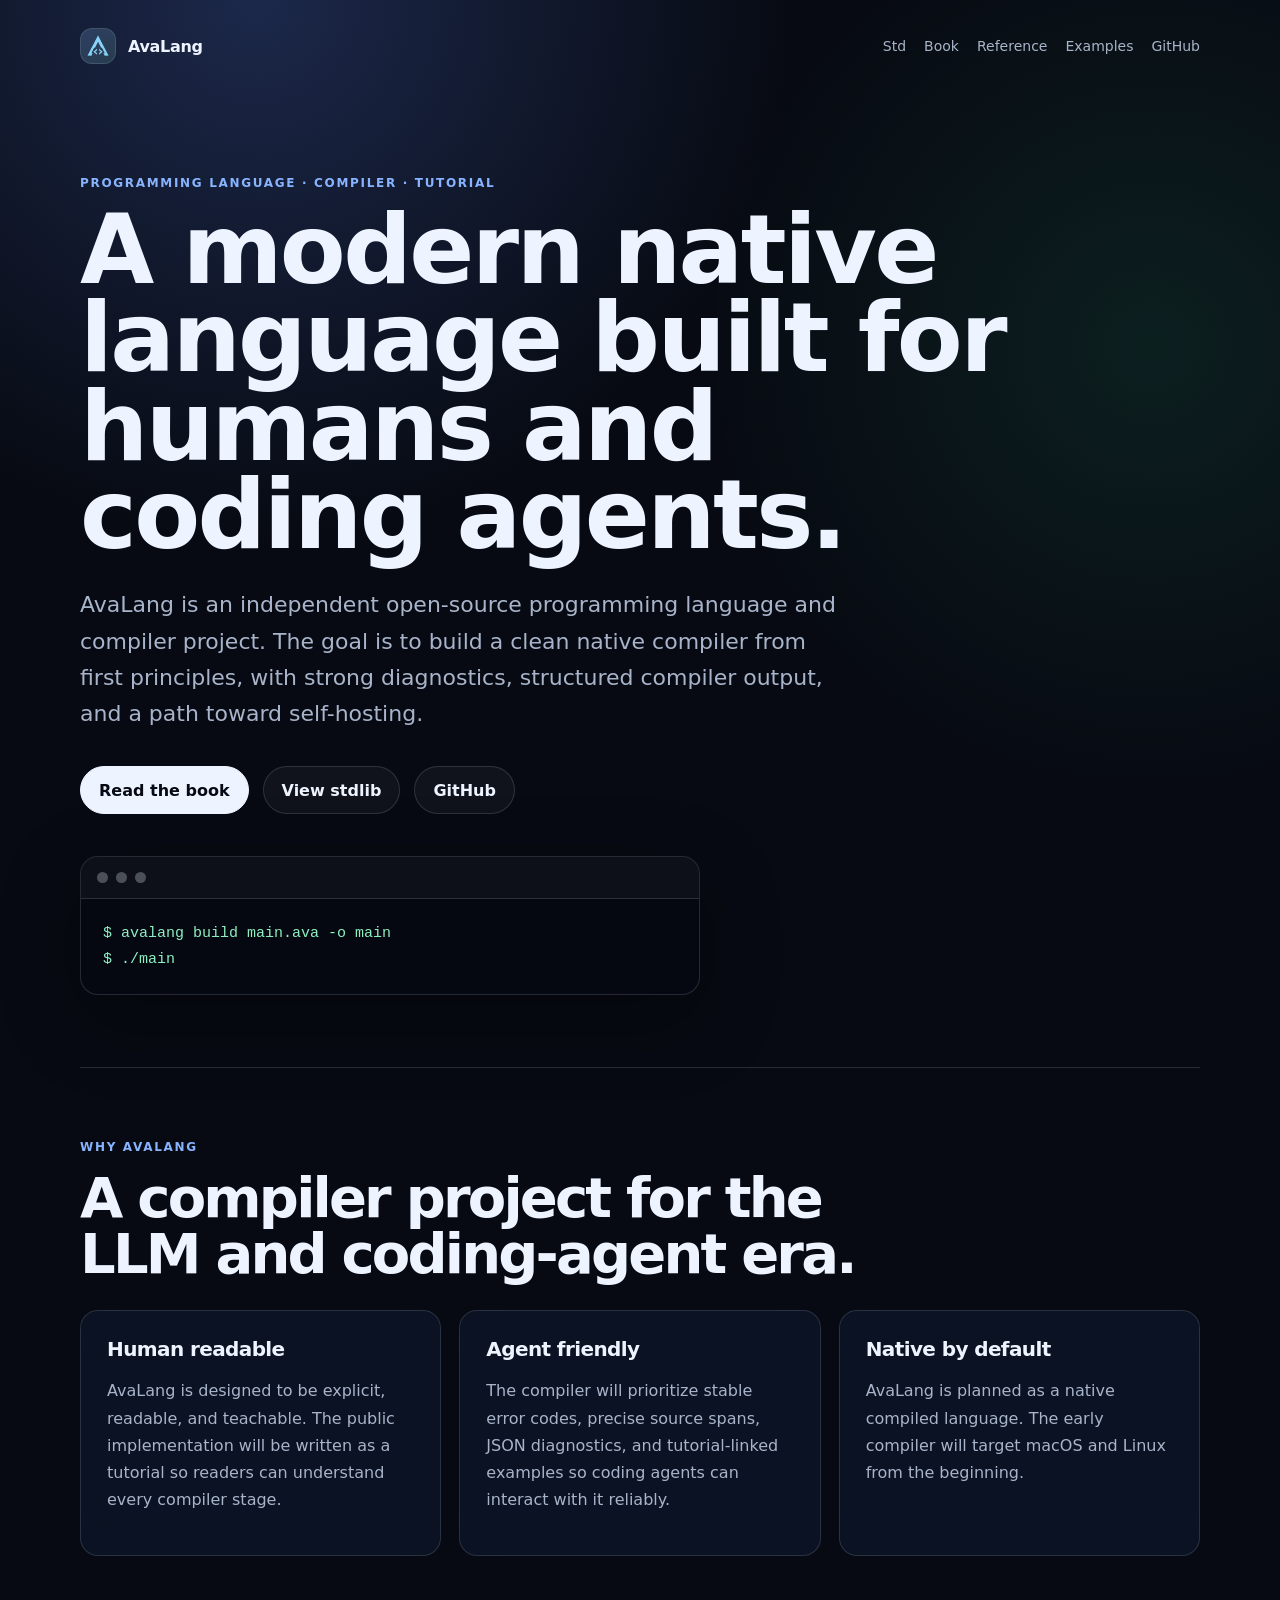
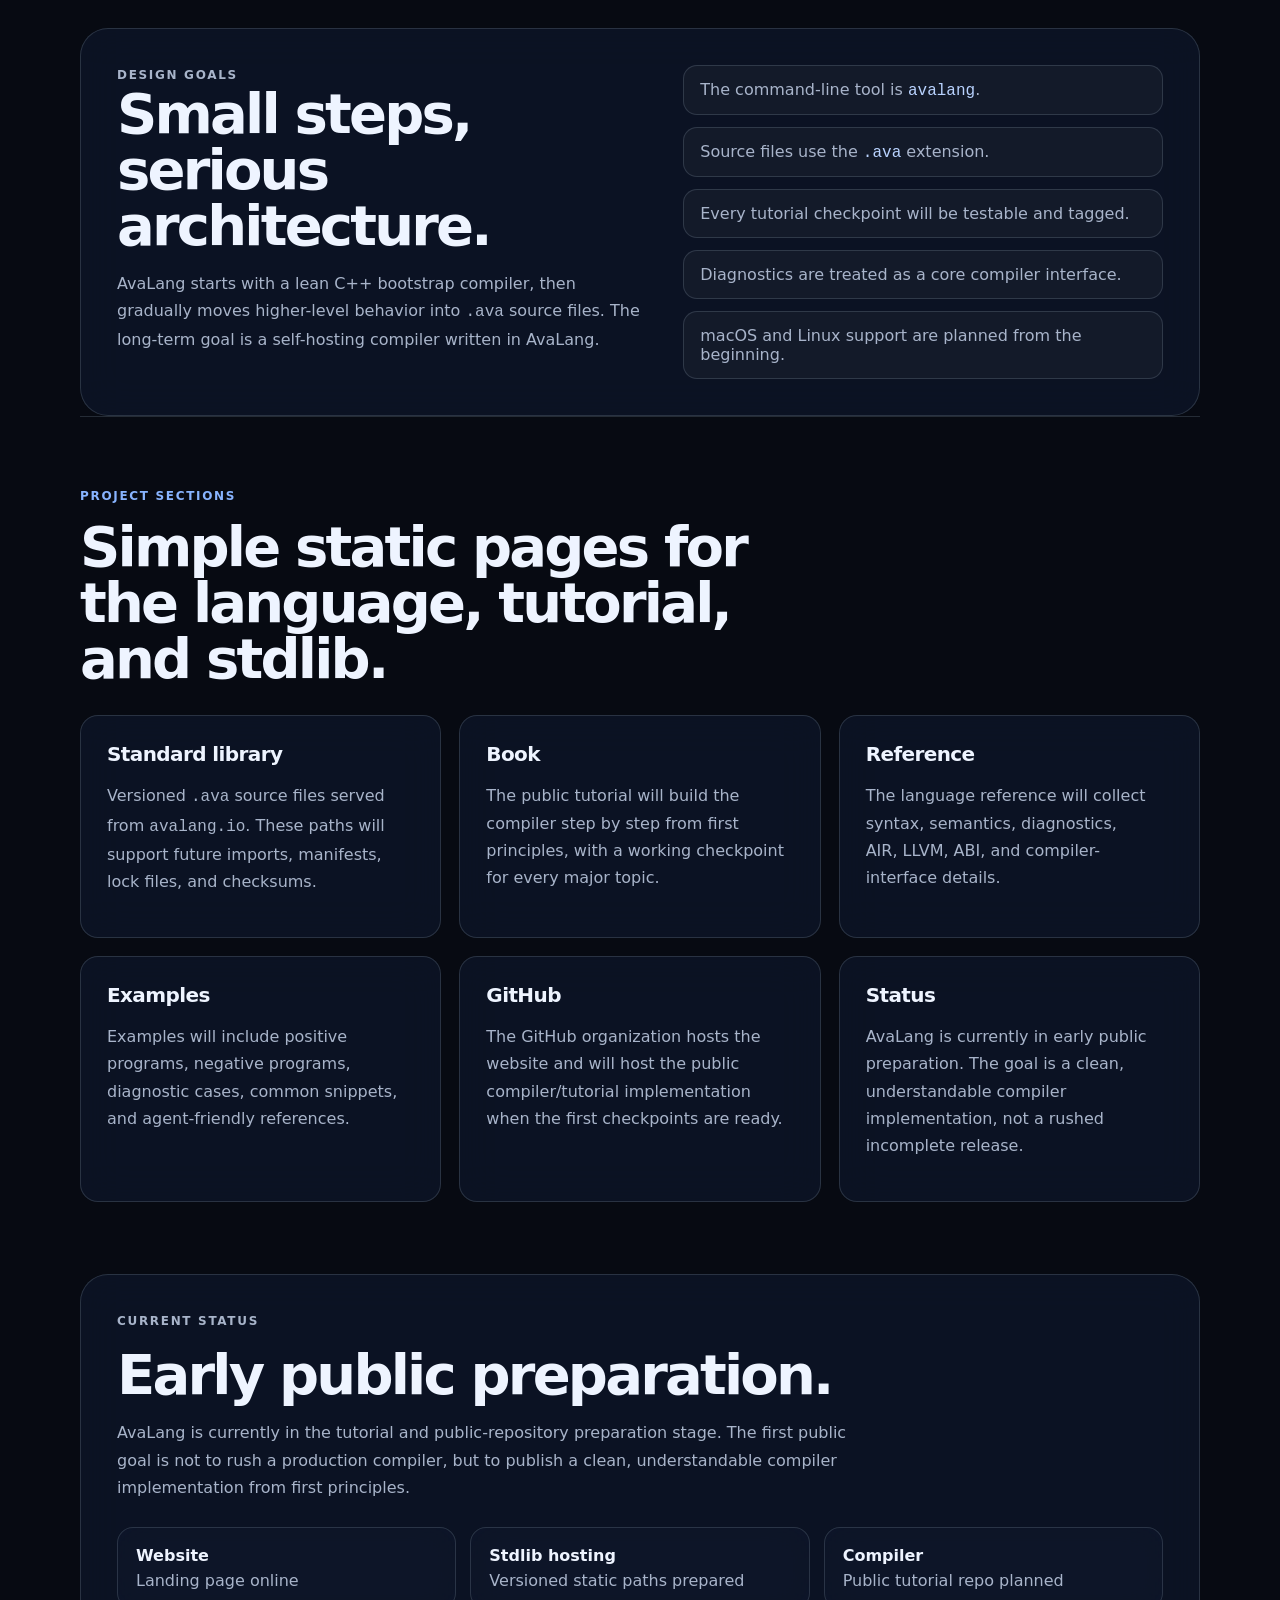
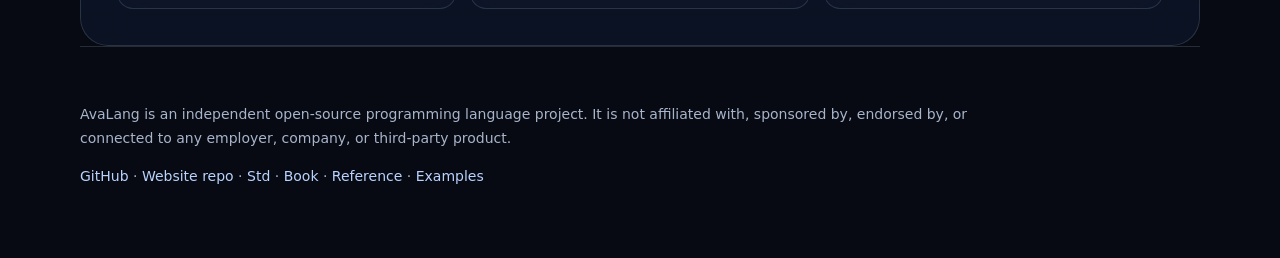
<file: index.html>
<!doctype html>
<html lang="en">
<head>
  <meta charset="utf-8" />
  <meta name="viewport" content="width=device-width, initial-scale=1" />

  <!-- Standard favicon for browser tabs -->
  <link rel="icon" type="image/png" sizes="32x32" href="/assets/images/logo-dark/favicons/favicon-32x32.png">

  <!-- Apple Touch Icon for iOS -->
  <link rel="apple-touch-icon" sizes="180x180" href="/assets/images/logo-dark/favicons/apple-touch-icon.png">

  <!-- Web Manifest for Android/PWA -->
  <link rel="manifest" href="/assets/images/logo-dark/favicons/manifest.webmanifest">

  <title>AvaLang</title>
  <meta
    name="description"
    content="AvaLang is an independent open-source programming language and compiler tutorial project designed for humans and coding agents."
  />

  <meta property="og:title" content="AvaLang" />
  <meta
    property="og:description"
    content="A native programming language and compiler tutorial project designed for humans and coding agents."
  />
  <meta property="og:type" content="website" />
  <meta property="og:url" content="https://avalang.io" />

  <link rel="stylesheet" href="/assets/styles.css" />
</head>

<body>
  <header class="site-header">
    <a class="brand" href="/">
      <span class="brand-mark">
        <img src="/assets/images/logo-light/favicons/android-chrome-512x512.png" width="100%" alt="AvaLang logo mark" />
      </span>
      <span>AvaLang</span>
    </a>

    <nav class="nav" aria-label="Main navigation">
      <a href="/std/">Std</a>
      <a href="/book/">Book</a>
      <a href="/reference/">Reference</a>
      <a href="/examples/">Examples</a>
      <a href="https://github.com/avalang-io">GitHub</a>
    </nav>
  </header>

  <main>
    <section class="hero">
      <p class="eyebrow">Programming language · Compiler · Tutorial</p>

      <h1>A modern native language built for humans and coding agents.</h1>

      <p class="lead">
        AvaLang is an independent open-source programming language and compiler
        project. The goal is to build a clean native compiler from first
        principles, with strong diagnostics, structured compiler output, and a
        path toward self-hosting.
      </p>

      <div class="actions">
        <a class="button primary" href="/book/">
          Read the book
        </a>
        <a class="button secondary" href="/std/">
          View stdlib
        </a>
        <a class="button secondary" href="https://github.com/avalang-io">
          GitHub
        </a>
      </div>

      <div class="terminal" aria-label="AvaLang command example">
        <div class="terminal-bar">
          <span></span>
          <span></span>
          <span></span>
        </div>
        <pre><code>$ avalang build main.ava -o main
$ ./main</code></pre>
      </div>
    </section>

    <section id="why" class="section">
      <div class="section-heading">
        <p class="eyebrow">Why AvaLang</p>
        <h2>A compiler project for the LLM and coding-agent era.</h2>
      </div>

      <div class="cards">
        <article class="card">
          <h3>Human readable</h3>
          <p>
            AvaLang is designed to be explicit, readable, and teachable. The
            public implementation will be written as a tutorial so readers can
            understand every compiler stage.
          </p>
        </article>

        <article class="card">
          <h3>Agent friendly</h3>
          <p>
            The compiler will prioritize stable error codes, precise source
            spans, JSON diagnostics, and tutorial-linked examples so coding
            agents can interact with it reliably.
          </p>
        </article>

        <article class="card">
          <h3>Native by default</h3>
          <p>
            AvaLang is planned as a native compiled language. The early compiler
            will target macOS and Linux from the beginning.
          </p>
        </article>
      </div>
    </section>

    <section id="goals" class="section split">
      <div>
        <p class="eyebrow">Design goals</p>
        <h2>Small steps, serious architecture.</h2>
        <p>
          AvaLang starts with a lean C++ bootstrap compiler, then gradually moves
          higher-level behavior into <code>.ava</code> source files. The long-term
          goal is a self-hosting compiler written in AvaLang.
        </p>
      </div>

      <ul class="feature-list">
        <li>The command-line tool is <code>avalang</code>.</li>
        <li>Source files use the <code>.ava</code> extension.</li>
        <li>Every tutorial checkpoint will be testable and tagged.</li>
        <li>Diagnostics are treated as a core compiler interface.</li>
        <li>macOS and Linux support are planned from the beginning.</li>
      </ul>
    </section>

    <section class="section">
      <div class="section-heading">
        <p class="eyebrow">Project sections</p>
        <h2>Simple static pages for the language, tutorial, and stdlib.</h2>
      </div>

      <div class="cards">
        <article class="card">
          <h3><a href="/std/">Standard library</a></h3>
          <p>
            Versioned <code>.ava</code> source files served from
            <code>avalang.io</code>. These paths will support future imports,
            manifests, lock files, and checksums.
          </p>
        </article>

        <article class="card">
          <h3><a href="/book/">Book</a></h3>
          <p>
            The public tutorial will build the compiler step by step from first
            principles, with a working checkpoint for every major topic.
          </p>
        </article>

        <article class="card">
          <h3><a href="/reference/">Reference</a></h3>
          <p>
            The language reference will collect syntax, semantics, diagnostics,
            AIR, LLVM, ABI, and compiler-interface details.
          </p>
        </article>

        <article class="card">
          <h3><a href="/examples/">Examples</a></h3>
          <p>
            Examples will include positive programs, negative programs,
            diagnostic cases, common snippets, and agent-friendly references.
          </p>
        </article>

        <article class="card">
          <h3><a href="https://github.com/avalang-io">GitHub</a></h3>
          <p>
            The GitHub organization hosts the website and will host the public
            compiler/tutorial implementation when the first checkpoints are ready.
          </p>
        </article>

        <article class="card">
          <h3>Status</h3>
          <p>
            AvaLang is currently in early public preparation. The goal is a clean,
            understandable compiler implementation, not a rushed incomplete release.
          </p>
        </article>
      </div>
    </section>

    <section id="status" class="section status">
      <p class="eyebrow">Current status</p>
      <h2>Early public preparation.</h2>
      <p>
        AvaLang is currently in the tutorial and public-repository preparation
        stage. The first public goal is not to rush a production compiler, but to
        publish a clean, understandable compiler implementation from first
        principles.
      </p>

      <div class="status-grid">
        <div>
          <strong>Website</strong>
          <span>Landing page online</span>
        </div>
        <div>
          <strong>Stdlib hosting</strong>
          <span>Versioned static paths prepared</span>
        </div>
        <div>
          <strong>Compiler</strong>
          <span>Public tutorial repo planned</span>
        </div>
      </div>
    </section>
  </main>

  <footer class="site-footer">
    <p>
      AvaLang is an independent open-source programming language project. It is
      not affiliated with, sponsored by, endorsed by, or connected to any
      employer, company, or third-party product.
    </p>

    <p>
      <a href="https://github.com/avalang-io">GitHub</a>
      <span aria-hidden="true">·</span>
      <a href="https://github.com/avalang-io/website">Website repo</a>
      <span aria-hidden="true">·</span>
      <a href="/std/">Std</a>
      <span aria-hidden="true">·</span>
      <a href="/book/">Book</a>
      <span aria-hidden="true">·</span>
      <a href="/reference/">Reference</a>
      <span aria-hidden="true">·</span>
      <a href="/examples/">Examples</a>
    </p>
  </footer>
</body>
</html>
</file>
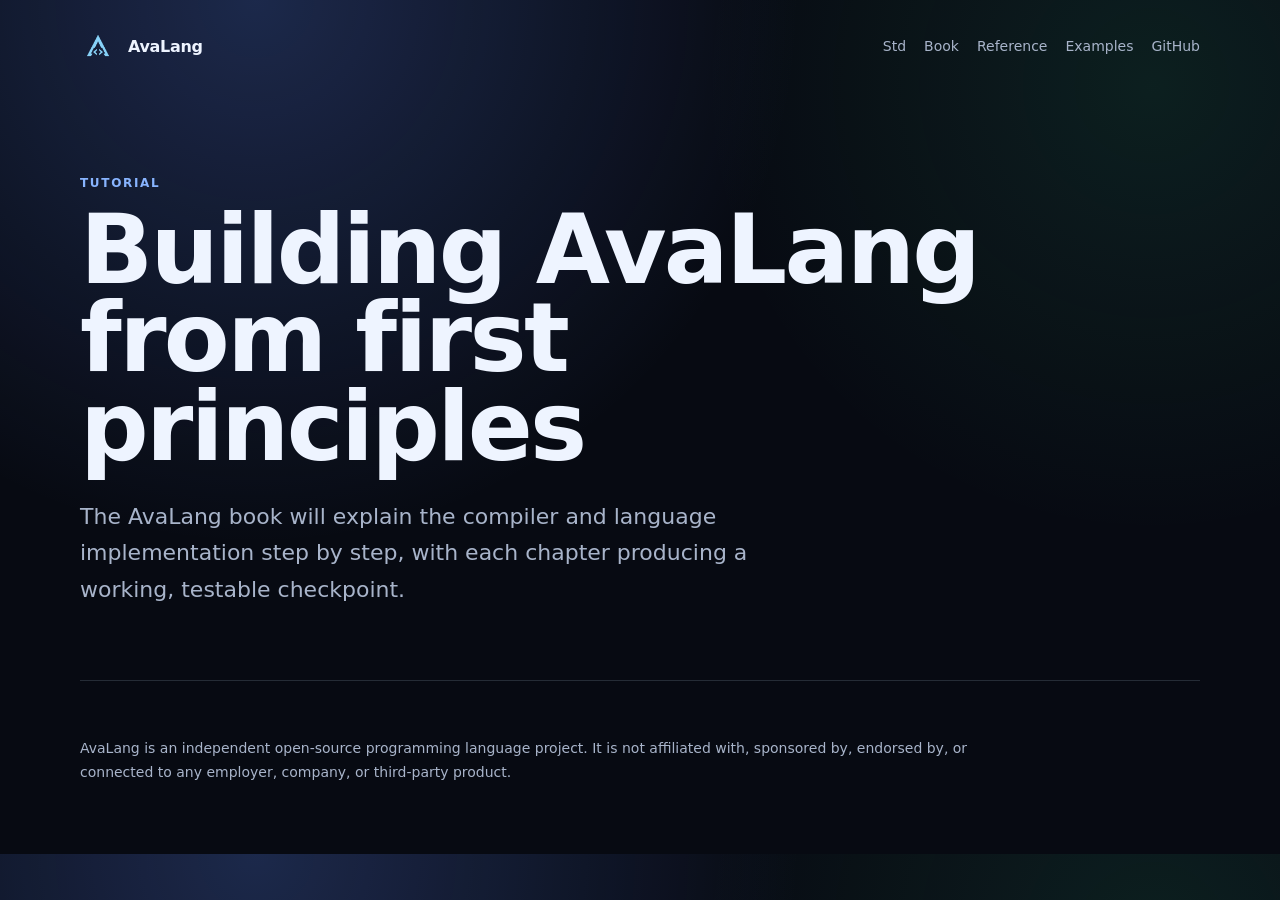
<file: book/index.html>
<!doctype html>
<html lang="en">
<head>
  <meta charset="utf-8" />
  <meta name="viewport" content="width=device-width, initial-scale=1" />
  <title>Book · AvaLang</title>
  <meta name="description" content="The AvaLang book will explain the compiler and language implementation step by step, with each chapter producing a working, testable checkpoint." />
  <!-- Standard favicon for browser tabs -->
  <link rel="icon" type="image/png" sizes="32x32" href="/assets/images/logo-dark/favicons/favicon-32x32.png">
  
  <!-- Apple Touch Icon for iOS -->
  <link rel="apple-touch-icon" sizes="180x180" href="/assets/images/logo-dark/favicons/apple-touch-icon.png">
  
  <!-- Web Manifest for Android/PWA -->
  <link rel="manifest" href="/assets/images/logo-dark/favicons/manifest.webmanifest">

  <link rel="stylesheet" href="/assets/styles.css" />
</head>
<body>
  <header class="site-header">
    <a class="brand" href="/">
      <img class="brand-logo" src="/assets/images/logo-light/favicons/android-chrome-512x512.png" width="100%" alt="AvaLang logo mark" />
      <span>AvaLang</span>
    </a>

    <nav class="nav" aria-label="Main navigation">
      <a href="/std/">Std</a>
      <a href="/book/">Book</a>
      <a href="/reference/">Reference</a>
      <a href="/examples/">Examples</a>
      <a href="https://github.com/avalang-io">GitHub</a>
    </nav>
  </header>

  <main>
    <section class="hero page-hero">
      <p class="eyebrow">Tutorial</p>
      <h1>Building AvaLang from first principles</h1>
      <p class="lead">The AvaLang book will explain the compiler and language implementation step by step, with each chapter producing a working, testable checkpoint.</p>
      
    </section>
  </main>

  <footer class="site-footer">
    <p>
      AvaLang is an independent open-source programming language project. It is
      not affiliated with, sponsored by, endorsed by, or connected to any
      employer, company, or third-party product.
    </p>
  </footer>
</body>
</html>
</file>
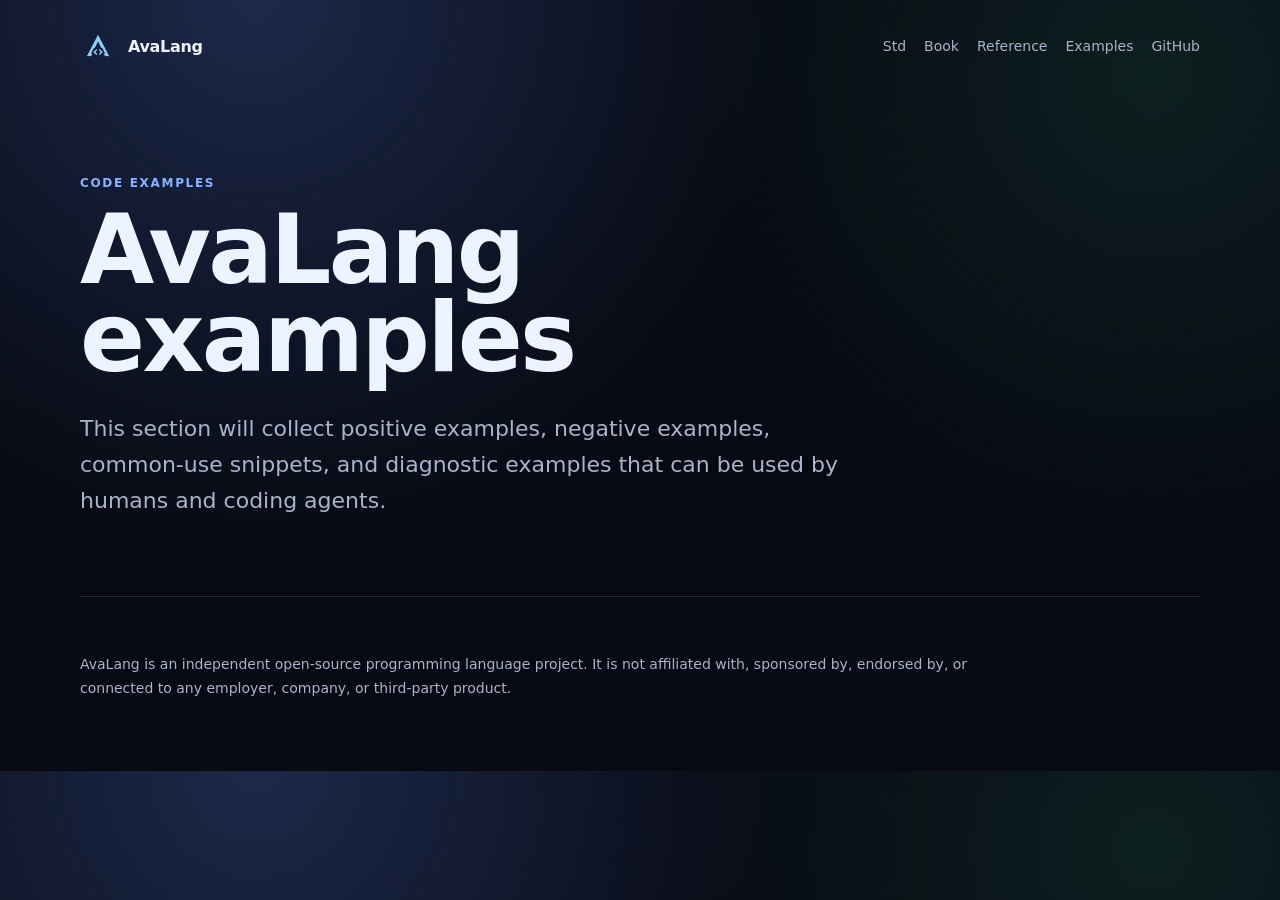
<file: examples/index.html>
<!doctype html>
<html lang="en">
<head>
  <meta charset="utf-8" />
  <meta name="viewport" content="width=device-width, initial-scale=1" />
  <title>Examples · AvaLang</title>
  <meta name="description" content="This section will collect positive examples, negative examples, common-use snippets, and diagnostic examples that can be used by humans and coding age" />
  <!-- Standard favicon for browser tabs -->
  <link rel="icon" type="image/png" sizes="32x32" href="/assets/images/logo-dark/favicons/favicon-32x32.png">
  
  <!-- Apple Touch Icon for iOS -->
  <link rel="apple-touch-icon" sizes="180x180" href="/assets/images/logo-dark/favicons/apple-touch-icon.png">
  
  <!-- Web Manifest for Android/PWA -->
  <link rel="manifest" href="/assets/images/logo-dark/favicons/manifest.webmanifest">

  <link rel="stylesheet" href="/assets/styles.css" />
</head>
<body>
  <header class="site-header">
    <a class="brand" href="/">
      <img class="brand-logo" src="/assets/images/logo-light/favicons/android-chrome-512x512.png" width="100%" alt="AvaLang logo mark" />
      <span>AvaLang</span>
    </a>

    <nav class="nav" aria-label="Main navigation">
      <a href="/std/">Std</a>
      <a href="/book/">Book</a>
      <a href="/reference/">Reference</a>
      <a href="/examples/">Examples</a>
      <a href="https://github.com/avalang-io">GitHub</a>
    </nav>
  </header>

  <main>
    <section class="hero page-hero">
      <p class="eyebrow">Code examples</p>
      <h1>AvaLang examples</h1>
      <p class="lead">This section will collect positive examples, negative examples, common-use snippets, and diagnostic examples that can be used by humans and coding agents.</p>
      
    </section>
  </main>

  <footer class="site-footer">
    <p>
      AvaLang is an independent open-source programming language project. It is
      not affiliated with, sponsored by, endorsed by, or connected to any
      employer, company, or third-party product.
    </p>
  </footer>
</body>
</html>
</file>
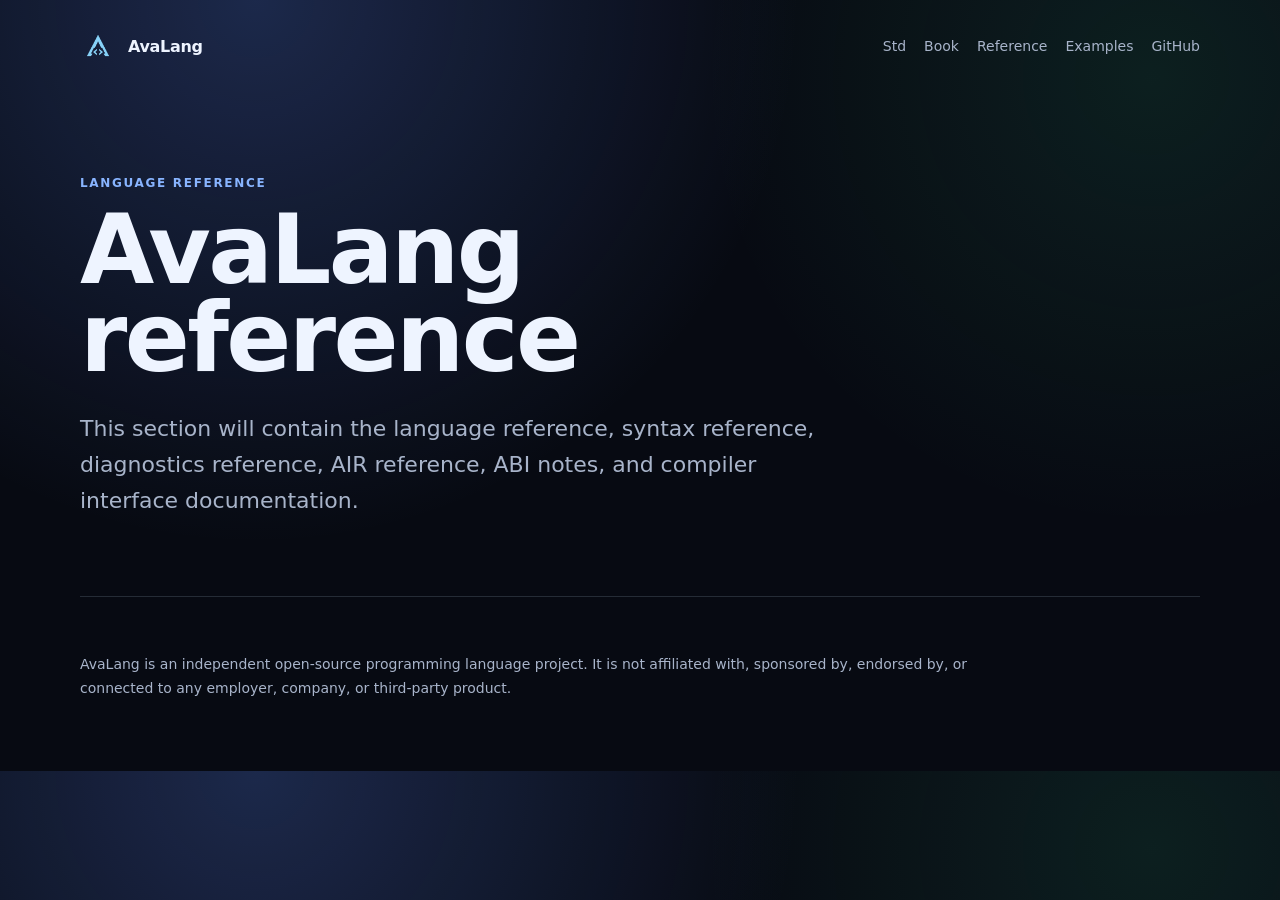
<file: reference/index.html>
<!doctype html>
<html lang="en">
<head>
  <meta charset="utf-8" />
  <meta name="viewport" content="width=device-width, initial-scale=1" />
  <title>Reference · AvaLang</title>
  <meta name="description" content="This section will contain the language reference, syntax reference, diagnostics reference, AIR reference, ABI notes, and compiler interface documentat" />
  <!-- Standard favicon for browser tabs -->
  <link rel="icon" type="image/png" sizes="32x32" href="/assets/images/logo-dark/favicons/favicon-32x32.png">
  
  <!-- Apple Touch Icon for iOS -->
  <link rel="apple-touch-icon" sizes="180x180" href="/assets/images/logo-dark/favicons/apple-touch-icon.png">
  
  <!-- Web Manifest for Android/PWA -->
  <link rel="manifest" href="/assets/images/logo-dark/favicons/manifest.webmanifest">

  <link rel="stylesheet" href="/assets/styles.css" />
</head>
<body>
  <header class="site-header">
    <a class="brand" href="/">
      <img class="brand-logo" src="/assets/images/logo-light/favicons/android-chrome-512x512.png" width="100%" alt="AvaLang logo mark" />
      <span>AvaLang</span>
    </a>

    <nav class="nav" aria-label="Main navigation">
      <a href="/std/">Std</a>
      <a href="/book/">Book</a>
      <a href="/reference/">Reference</a>
      <a href="/examples/">Examples</a>
      <a href="https://github.com/avalang-io">GitHub</a>
    </nav>
  </header>

  <main>
    <section class="hero page-hero">
      <p class="eyebrow">Language reference</p>
      <h1>AvaLang reference</h1>
      <p class="lead">This section will contain the language reference, syntax reference, diagnostics reference, AIR reference, ABI notes, and compiler interface documentation.</p>
      
    </section>
  </main>

  <footer class="site-footer">
    <p>
      AvaLang is an independent open-source programming language project. It is
      not affiliated with, sponsored by, endorsed by, or connected to any
      employer, company, or third-party product.
    </p>
  </footer>
</body>
</html>
</file>
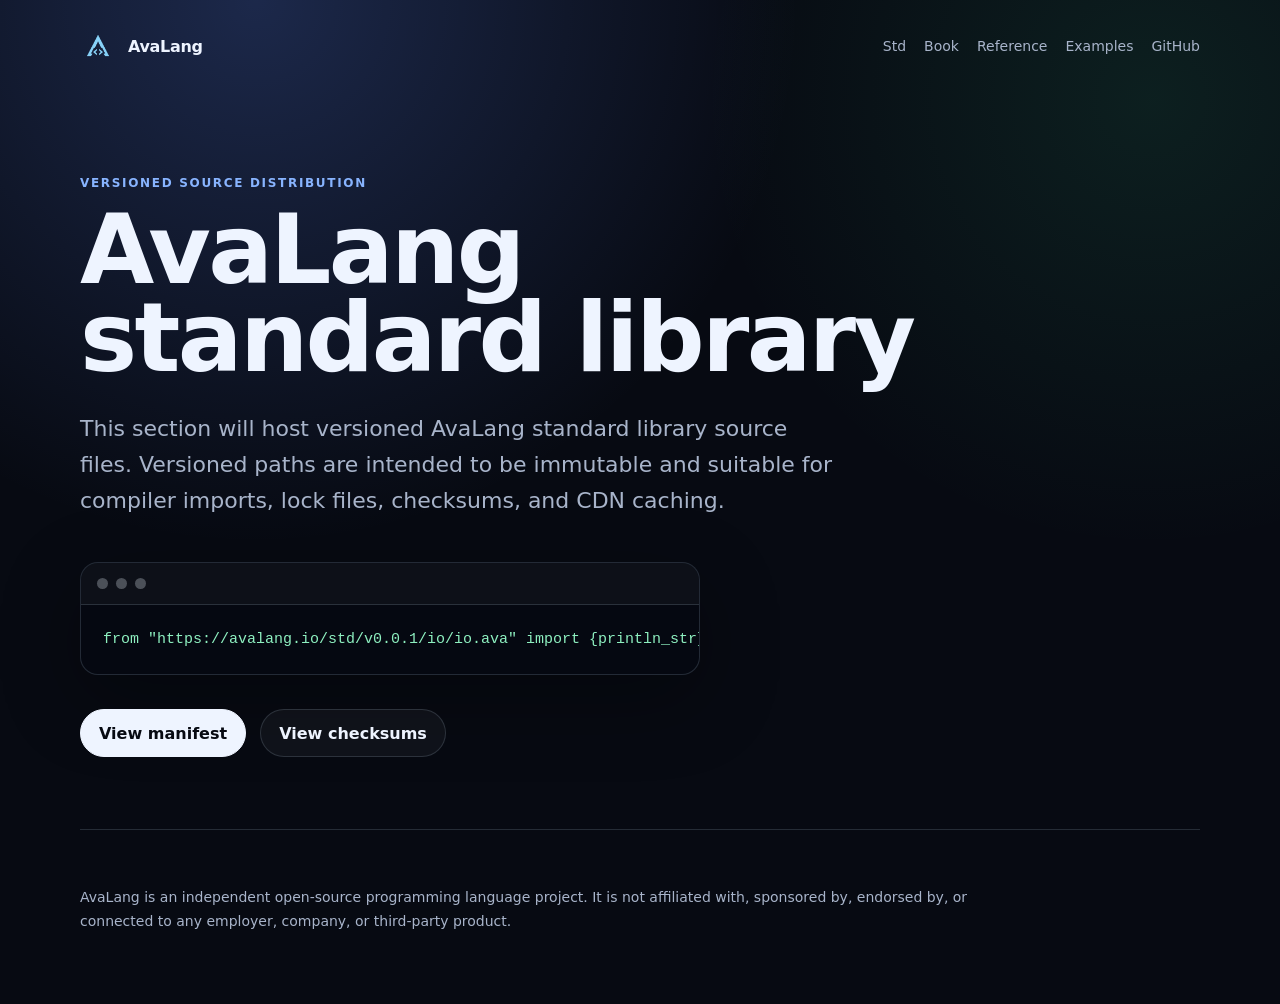
<file: std/index.html>
<!doctype html>
<html lang="en">
<head>
  <meta charset="utf-8" />
  <meta name="viewport" content="width=device-width, initial-scale=1" />
  <title>Standard Library · AvaLang</title>
  <meta name="description" content="This section will host versioned AvaLang standard library source files. Versioned paths are intended to be immutable and suitable for compiler imports" />
  <!-- Standard favicon for browser tabs -->
  <link rel="icon" type="image/png" sizes="32x32" href="/assets/images/logo-dark/favicons/favicon-32x32.png">
  
  <!-- Apple Touch Icon for iOS -->
  <link rel="apple-touch-icon" sizes="180x180" href="/assets/images/logo-dark/favicons/apple-touch-icon.png">
  
  <!-- Web Manifest for Android/PWA -->
  <link rel="manifest" href="/assets/images/logo-dark/favicons/manifest.webmanifest">

  <link rel="stylesheet" href="/assets/styles.css" />
</head>
<body>
  <header class="site-header">
    <a class="brand" href="/">
      <img class="brand-logo" src="/assets/images/logo-light/favicons/android-chrome-512x512.png" width="100%" alt="AvaLang logo mark" />
      <span>AvaLang</span>
    </a>

    <nav class="nav" aria-label="Main navigation">
      <a href="/std/">Std</a>
      <a href="/book/">Book</a>
      <a href="/reference/">Reference</a>
      <a href="/examples/">Examples</a>
      <a href="https://github.com/avalang-io">GitHub</a>
    </nav>
  </header>

  <main>
    <section class="hero page-hero">
      <p class="eyebrow">Versioned source distribution</p>
      <h1>AvaLang standard library</h1>
      <p class="lead">This section will host versioned AvaLang standard library source files. Versioned paths are intended to be immutable and suitable for compiler imports, lock files, checksums, and CDN caching.</p>
      <div class="terminal">
  <div class="terminal-bar"><span></span><span></span><span></span></div>
  <pre><code>from "https://avalang.io/std/v0.0.1/io/io.ava" import {println_str}</code></pre>
</div>

<div class="actions">
  <a class="button primary" href="/std/v0.0.1/manifest.json">View manifest</a>
  <a class="button secondary" href="/std/v0.0.1/SHA256SUMS">View checksums</a>
</div>

    </section>
  </main>

  <footer class="site-footer">
    <p>
      AvaLang is an independent open-source programming language project. It is
      not affiliated with, sponsored by, endorsed by, or connected to any
      employer, company, or third-party product.
    </p>
  </footer>
</body>
</html>
</file>
<file: assets/styles.css>
:root {
  color-scheme: dark;

  --bg: #070a12;
  --bg-soft: #0c1220;
  --panel: rgba(15, 23, 42, 0.72);
  --panel-strong: rgba(15, 23, 42, 0.92);
  --text: #eef4ff;
  --muted: #a8b4ca;
  --line: rgba(148, 163, 184, 0.22);
  --accent: #88b4ff;
  --accent-strong: #b9d3ff;
  --success: #8ef0c0;

  --radius-lg: 28px;
  --radius-md: 18px;
  --shadow: 0 24px 80px rgba(0, 0, 0, 0.32);
}

* {
  box-sizing: border-box;
}

html {
  scroll-behavior: smooth;
}

body {
  margin: 0;
  font-family:
    Inter,
    ui-sans-serif,
    system-ui,
    -apple-system,
    BlinkMacSystemFont,
    "Segoe UI",
    sans-serif;
  background:
    radial-gradient(circle at 20% 0%, rgba(95, 137, 255, 0.24), transparent 34rem),
    radial-gradient(circle at 90% 10%, rgba(61, 220, 151, 0.1), transparent 28rem),
    var(--bg);
  color: var(--text);
}

a {
  color: inherit;
}

code,
pre {
  font-family:
    ui-monospace,
    SFMono-Regular,
    Menlo,
    Monaco,
    Consolas,
    "Liberation Mono",
    monospace;
}

.site-header {
  width: min(1120px, calc(100% - 40px));
  margin: 0 auto;
  padding: 28px 0;
  display: flex;
  align-items: center;
  justify-content: space-between;
  gap: 24px;
}

.brand {
  display: inline-flex;
  align-items: center;
  gap: 12px;
  font-weight: 800;
  letter-spacing: -0.02em;
  text-decoration: none;
}

.brand-mark {
  width: 36px;
  height: 36px;
  display: inline-grid;
  place-items: center;
  border: 1px solid var(--line);
  border-radius: 12px;
  background: linear-gradient(135deg, rgba(136, 180, 255, 0.22), rgba(142, 240, 192, 0.14));
  color: var(--accent-strong);
  overflow: hidden;
}

.brand-mark img,
.brand-logo {
  width: 100%;
  height: 100%;
  display: block;
  object-fit: contain;
}

.brand-logo {
  width: 36px;
  height: 36px;
}

.nav {
  display: flex;
  align-items: center;
  gap: 18px;
  color: var(--muted);
  font-size: 14px;
}

.nav a {
  text-decoration: none;
}

.nav a:hover {
  color: var(--text);
}

.hero,
.section,
.site-footer {
  width: min(1120px, calc(100% - 40px));
  margin: 0 auto;
}

.hero {
  padding: 84px 0 72px;
}

.page-hero {
  min-height: 56vh;
}

.eyebrow {
  margin: 0 0 16px;
  color: var(--accent);
  font-size: 12px;
  font-weight: 800;
  letter-spacing: 0.14em;
  text-transform: uppercase;
}

h1,
h2,
h3,
p {
  text-wrap: pretty;
}

h1 {
  max-width: 930px;
  margin: 0;
  font-size: clamp(48px, 9vw, 96px);
  line-height: 0.92;
  letter-spacing: -0.0275em;
}

h2 {
  margin: 0;
  font-size: clamp(32px, 5vw, 56px);
  line-height: 1;
  letter-spacing: -0.05em;
}

h3 {
  margin: 0 0 12px;
  font-size: 20px;
  letter-spacing: -0.03em;
}

.lead {
  max-width: 760px;
  margin: 28px 0 0;
  color: var(--muted);
  font-size: clamp(18px, 2vw, 22px);
  line-height: 1.65;
}

.actions {
  display: flex;
  flex-wrap: wrap;
  gap: 14px;
  margin-top: 34px;
}

.button {
  display: inline-flex;
  align-items: center;
  justify-content: center;
  min-height: 48px;
  padding: 0 18px;
  border: 1px solid var(--line);
  border-radius: 999px;
  font-weight: 750;
  text-decoration: none;
}

.button.primary {
  background: var(--text);
  color: var(--bg);
  border-color: var(--text);
}

.button.secondary {
  background: rgba(255, 255, 255, 0.04);
  color: var(--text);
}

.terminal {
  max-width: 620px;
  margin-top: 42px;
  border: 1px solid var(--line);
  border-radius: var(--radius-md);
  background: rgba(5, 9, 18, 0.86);
  box-shadow: var(--shadow);
  overflow: hidden;
}

.terminal-bar {
  height: 42px;
  display: flex;
  align-items: center;
  gap: 8px;
  padding: 0 16px;
  border-bottom: 1px solid var(--line);
  background: rgba(255, 255, 255, 0.03);
}

.terminal-bar span {
  width: 11px;
  height: 11px;
  border-radius: 999px;
  background: rgba(238, 244, 255, 0.28);
}

.terminal pre {
  margin: 0;
  padding: 22px;
  color: var(--success);
  font-size: 15px;
  line-height: 1.7;
  overflow-x: auto;
}

.section {
  padding: 72px 0;
  border-top: 1px solid var(--line);
}

.section-heading {
  max-width: 820px;
  margin-bottom: 28px;
}

.cards {
  display: grid;
  grid-template-columns: repeat(3, minmax(0, 1fr));
  gap: 18px;
}

.card,
.status,
.split,
.status-grid div {
  border: 1px solid var(--line);
  background: var(--panel);
  backdrop-filter: blur(20px);
}

.card {
  min-height: 220px;
  padding: 26px;
  border-radius: var(--radius-md);
}

.card h3 a {
  color: inherit;
  text-decoration: none;
}

.card h3 a:hover {
  color: var(--accent-strong);
}

.card p,
.split p,
.status p,
.site-footer p {
  color: var(--muted);
  line-height: 1.7;
}

.split {
  display: grid;
  grid-template-columns: 1.05fr 0.95fr;
  gap: 36px;
  padding: 36px;
  border-radius: var(--radius-lg);
}

.split p {
  max-width: 560px;
  margin-bottom: 0;
}

.feature-list {
  margin: 0;
  padding: 0;
  list-style: none;
  display: grid;
  gap: 12px;
}

.feature-list li {
  padding: 14px 16px;
  border: 1px solid var(--line);
  border-radius: 14px;
  background: rgba(255, 255, 255, 0.035);
  color: var(--muted);
}

.feature-list code {
  color: var(--accent-strong);
}

.status {
  padding: 36px;
  border-radius: var(--radius-lg);
}

.status p {
  max-width: 760px;
}

.status-grid {
  display: grid;
  grid-template-columns: repeat(3, minmax(0, 1fr));
  gap: 14px;
  margin-top: 26px;
}

.status-grid div {
  padding: 18px;
  border-radius: 16px;
}

.status-grid strong,
.status-grid span {
  display: block;
}

.status-grid span {
  margin-top: 6px;
  color: var(--muted);
}

.site-footer {
  padding: 42px 0 56px;
  border-top: 1px solid var(--line);
}

.site-footer p {
  max-width: 900px;
  font-size: 14px;
}

.site-footer a {
  color: var(--accent-strong);
  text-decoration: none;
}

.site-footer a:hover {
  text-decoration: underline;
}

@media (max-width: 860px) {
  .site-header {
    align-items: flex-start;
    flex-direction: column;
  }

  .nav {
    flex-wrap: wrap;
  }

  .hero {
    padding-top: 52px;
  }

  .cards,
  .split,
  .status-grid {
    grid-template-columns: 1fr;
  }

  .split,
  .status {
    padding: 24px;
  }
}

@media (max-width: 520px) {
  .site-header,
  .hero,
  .section,
  .site-footer {
    width: min(100% - 28px, 1120px);
  }

  h1 {
    font-size: clamp(44px, 14vw, 72px);
  }

  .terminal pre {
    font-size: 13px;
  }
}
</file>
